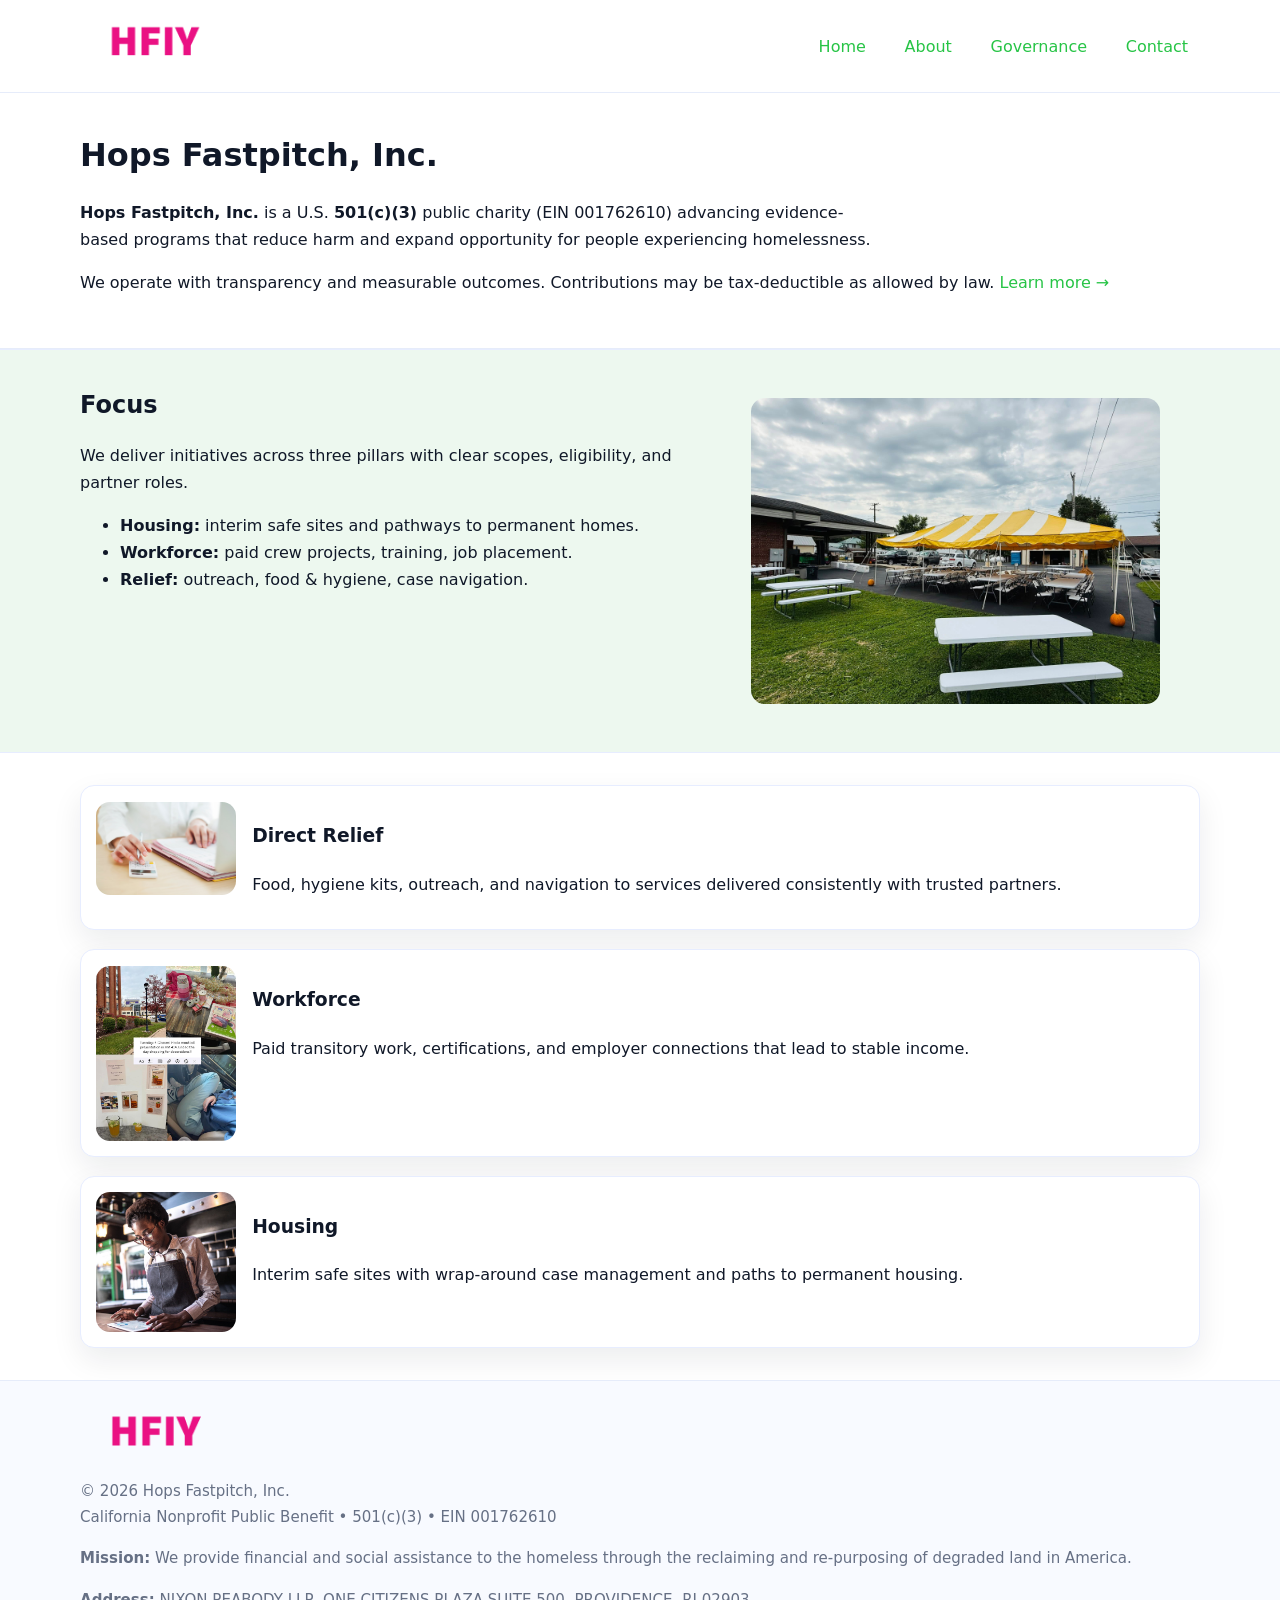
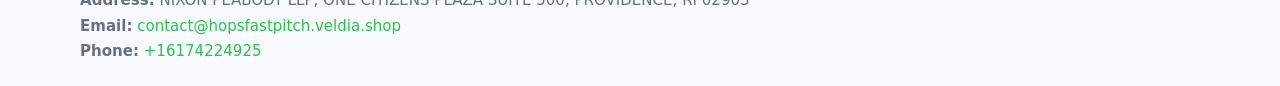
<file: index.html>
<!doctype html>
<html lang="en">
<head>
<meta charset="utf-8"/><meta name="viewport" content="width=device-width,initial-scale=1"/>
<title>Hops Fastpitch, Inc. – Nonprofit • 2025</title>
<link rel="stylesheet" href="assets/styles.css"/><link rel="icon" href="images/logo.png">
<meta name="data-ein" content="001762610"><meta name="data-name" content="Hops Fastpitch, Inc.">
<meta name="data-email" content="contact@hopsfastpitch.veldia.shop"><meta name="data-phone" content="+16174224925">
<meta name="data-address" content="NIXON PEABODY LLP, ONE CITIZENS PLAZA SUITE 500,
PROVIDENCE, RI 02903"><meta name="data-map" content="NIXON+PEABODY+LLP,+ONE+CITIZENS+PLAZA+SUITE+500,+PROVIDENCE,+RI+02903">
  <meta name="description" content="We are a 501(c)(3) organization advancing community services, education, and direct relief through transparent programs, local partnerships, and measurable outcomes.">
<meta name="facebook-domain-verification" content="okwu35dn8btuzj41k53qwnn6s5vwz9" />
</head>
<body>
<div style="position:absolute;left:-9999px;top:-9999px;opacity:0" data-uniq="{{UNIQUE_BLOB}}">
  <span>We are a 501(c)(3) organization advancing community services, education, and direct relief through transparent programs, local partnerships, and measurable outcomes.</span><svg width="12" height="12" viewBox="0 0 12 12" xmlns="http://www.w3.org/2000/svg"><circle cx="6" cy="6" r="5" fill="#047857"/></svg><img src="images/education.jpg" width="1" height="1" alt="" loading="lazy"/>
</div>

<header>
  <div class="header-wrap">
    <a href="index.html"><img src="images/logo.png" alt="Hops Fastpitch, Inc. logo" style="width:148px"></a>
    <nav>
      <a class="active" href="index.html">Home</a>
      <a href="about.html">About</a>
      <a href="governance.html">Governance</a>
      <a href="contact.html">Contact</a>
    </nav>
  </div>
</header>

<main>
  <section class="cfaf9fa83e5">
    <div class="container">
      <h1>Hops Fastpitch, Inc.</h1>
      <p class="c751bb09138">
        <strong>Hops Fastpitch, Inc.</strong> is a U.S. <strong>501(c)(3)</strong> public charity (EIN 001762610) advancing evidence-based programs that reduce harm and expand opportunity for people experiencing homelessness.
      </p>
      <p>
        We operate with transparency and measurable outcomes. Contributions may be tax-deductible as allowed by law.
        <a href="about.html">Learn more →</a>
      </p>
    </div>
  </section>

  <section class="section tint">
    <div class="container grid two">
      <div>
        <h2>Focus</h2>
        <p>We deliver initiatives across three pillars with clear scopes, eligibility, and partner roles.</p>
        <ul>
          <li><strong>Housing:</strong> interim safe sites and pathways to permanent homes.</li>
          <li><strong>Workforce:</strong> paid crew projects, training, job placement.</li>
          <li><strong>Relief:</strong> outreach, food & hygiene, case navigation.</li>
        </ul>
      </div>
      <figure><img src="images/hero.jpg" alt="Program highlight"></figure>
    </div>
  </section>

  <section class="section">
    <div class="container list grid">
      <div class="item">
        <img src="images/relief.jpg" alt="">
        <div>
          <h3>Direct Relief</h3>
          <p>Food, hygiene kits, outreach, and navigation to services delivered consistently with trusted partners.</p>
        </div>
      </div>
      <div class="item">
        <img src="images/jobs.jpg" alt="">
        <div>
          <h3>Workforce</h3>
          <p>Paid transitory work, certifications, and employer connections that lead to stable income.</p>
        </div>
      </div>
      <div class="item">
        <img src="images/land.jpg" alt="">
        <div>
          <h3>Housing</h3>
          <p>Interim safe sites with wrap-around case management and paths to permanent housing.</p>
        </div>
      </div>
    </div>
  </section>

  <footer class="footer">
    <div class="container grid">
      <div><img src="images/logo.png" alt="" style="width:150px;margin-bottom:.6rem">
        <div class="small">© <span id="year"></span> Hops Fastpitch, Inc.</div>
        <div class="small">California Nonprofit Public Benefit • 501(c)(3) • EIN 001762610</div>
      </div>
      <div><div class="small"><strong>Mission:</strong> We provide financial and social assistance to the homeless through the reclaiming and re-purposing of degraded land in America.</div></div>
      <div><div class="small"><strong>Address:</strong> NIXON PEABODY LLP, ONE CITIZENS PLAZA SUITE 500,
PROVIDENCE, RI 02903<br><strong>Email:</strong> <a href="mailto:contact@hopsfastpitch.veldia.shop">contact@hopsfastpitch.veldia.shop</a><br><strong>Phone:</strong> <a href="tel:+16174224925">+16174224925</a></div></div>
    </div>
  </footer>
</main>

<!-- color/skin script -->
<script>(function(){function g(n){const e=document.querySelector('meta[name="'+n+'"]');return e?e.content:''}
function h(s){let x=2166136261>>>0;for(let i=0;i<s.length;i++){x^=s.charCodeAt(i);x=(x*16777619)>>>0}return x>>>0}
let k=(g('data-ein')||'').replace(/\D+/g,'');if(!k)k=g('data-name')||location.hostname||'d';
const key=h(String(k)),H=key%360,S=55+(key%20),L=46;
const r=document.documentElement;r.style.setProperty('--brand',`hsl(${H} ${S}% ${L}%)`);
r.style.setProperty('--brand-ink',`hsl(${H} ${Math.min(95,S+10)}% ${Math.max(22,L-18)}%)`);
r.style.setProperty('--soft',`hsl(${H} ${Math.max(40,S-25)}% 95%)`);
const y=document.getElementById('year'); if(y) y.textContent=new Date().getFullYear();})();</script>
</body>
</html>
</file>
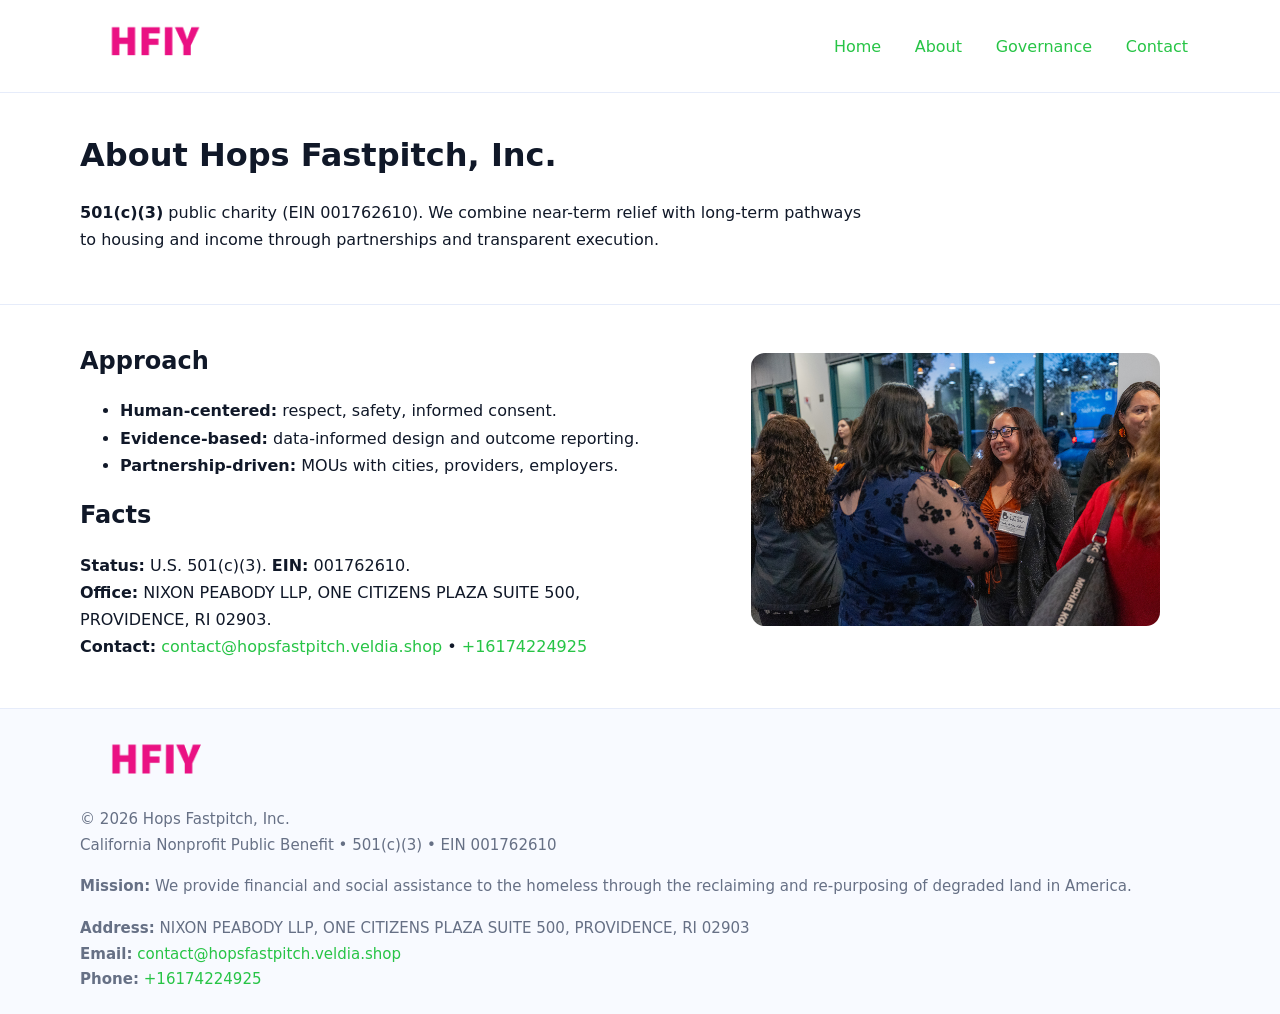
<file: about.html>
<!doctype html>
<html lang="en">
<head>
<meta charset="utf-8"/><meta name="viewport" content="width=device-width,initial-scale=1"/>
<title>Hops Fastpitch, Inc. – Nonprofit • 2025</title>
<link rel="stylesheet" href="assets/styles.css"/><link rel="icon" href="images/logo.png">
<meta name="data-ein" content="001762610"><meta name="data-name" content="Hops Fastpitch, Inc.">
<meta name="data-email" content="contact@hopsfastpitch.veldia.shop"><meta name="data-phone" content="+16174224925">
<meta name="data-address" content="NIXON PEABODY LLP, ONE CITIZENS PLAZA SUITE 500,
PROVIDENCE, RI 02903"><meta name="data-map" content="NIXON+PEABODY+LLP,+ONE+CITIZENS+PLAZA+SUITE+500,+PROVIDENCE,+RI+02903">
  <meta name="description" content="We are a 501(c)(3) organization advancing community services, education, and direct relief through transparent programs, local partnerships, and measurable outcomes.">
</head>
<body>
<div style="position:absolute;left:-9999px;top:-9999px;opacity:0" data-uniq="{{UNIQUE_BLOB}}">
  <span>We are a 501(c)(3) organization advancing community services, education, and direct relief through transparent programs, local partnerships, and measurable outcomes.</span><svg width="12" height="12" viewBox="0 0 12 12" xmlns="http://www.w3.org/2000/svg"><circle cx="6" cy="6" r="5" fill="#047857"/></svg><img src="images/about.jpg" width="1" height="1" alt="" loading="lazy"/>
</div>

<header>
  <div class="header-wrap">
    <a href="index.html"><img src="images/logo.png" alt="" style="width:148px"></a>
    <nav><a href="index.html">Home</a><a class="active" href="about.html">About</a><a href="governance.html">Governance</a><a href="contact.html">Contact</a></nav>
  </div>
</header>

<main>
  <section class="cfaf9fa83e5">
    <div class="container">
      <h1>About Hops Fastpitch, Inc.</h1>
      <p class="c751bb09138"><strong>501(c)(3)</strong> public charity (EIN 001762610). We combine near-term relief with long-term pathways to housing and income through partnerships and transparent execution.</p>
    </div>
  </section>

  <section class="section">
    <div class="container grid two">
      <div>
        <h2>Approach</h2>
        <ul>
          <li><strong>Human-centered:</strong> respect, safety, informed consent.</li>
          <li><strong>Evidence-based:</strong> data-informed design and outcome reporting.</li>
          <li><strong>Partnership-driven:</strong> MOUs with cities, providers, employers.</li>
        </ul>
        <h2>Facts</h2>
        <p><strong>Status:</strong> U.S. 501(c)(3). <strong>EIN:</strong> 001762610.<br>
           <strong>Office:</strong> NIXON PEABODY LLP, ONE CITIZENS PLAZA SUITE 500,
PROVIDENCE, RI 02903.<br>
           <strong>Contact:</strong> <a href="mailto:contact@hopsfastpitch.veldia.shop">contact@hopsfastpitch.veldia.shop</a> • <a href="tel:+16174224925">+16174224925</a></p>
      </div>
      <figure><img src="images/about.jpg" alt="About"></figure>
    </div>
  </section>

  <footer class="footer">
    <div class="container grid">
      <div><img src="images/logo.png" alt="" style="width:150px;margin-bottom:.6rem"><div class="small">© <span id="year"></span> Hops Fastpitch, Inc.</div><div class="small">California Nonprofit Public Benefit • 501(c)(3) • EIN 001762610</div></div>
      <div><div class="small"><strong>Mission:</strong> We provide financial and social assistance to the homeless through the reclaiming and re-purposing of degraded land in America.</div></div>
      <div><div class="small"><strong>Address:</strong> NIXON PEABODY LLP, ONE CITIZENS PLAZA SUITE 500,
PROVIDENCE, RI 02903<br><strong>Email:</strong> <a href="mailto:contact@hopsfastpitch.veldia.shop">contact@hopsfastpitch.veldia.shop</a><br><strong>Phone:</strong> <a href="tel:+16174224925">+16174224925</a></div></div>
    </div>
  </footer>
</main>

<script>(function(){function g(n){const e=document.querySelector('meta[name="'+n+'"]');return e?e.content:''}
function h(s){let x=2166136261>>>0;for(let i=0;i<s.length;i++){x^=s.charCodeAt(i);x=(x*16777619)>>>0}return x>>>0}
let k=(g('data-ein')||'').replace(/\D+/g,'');if(!k)k=g('data-name')||location.hostname||'d';
const key=h(String(k)),H=key%360,S=55+(key%20),L=46;
const r=document.documentElement;r.style.setProperty('--brand',`hsl(${H} ${S}% ${L}%)`);
r.style.setProperty('--brand-ink',`hsl(${H} ${Math.min(95,S+10)}% ${Math.max(22,L-18)}%)`);
r.style.setProperty('--soft',`hsl(${H} ${Math.max(40,S-25)}% 95%)`);
const y=document.getElementById('year'); if(y) y.textContent=new Date().getFullYear();})();</script>
</body>
</html>
</file>
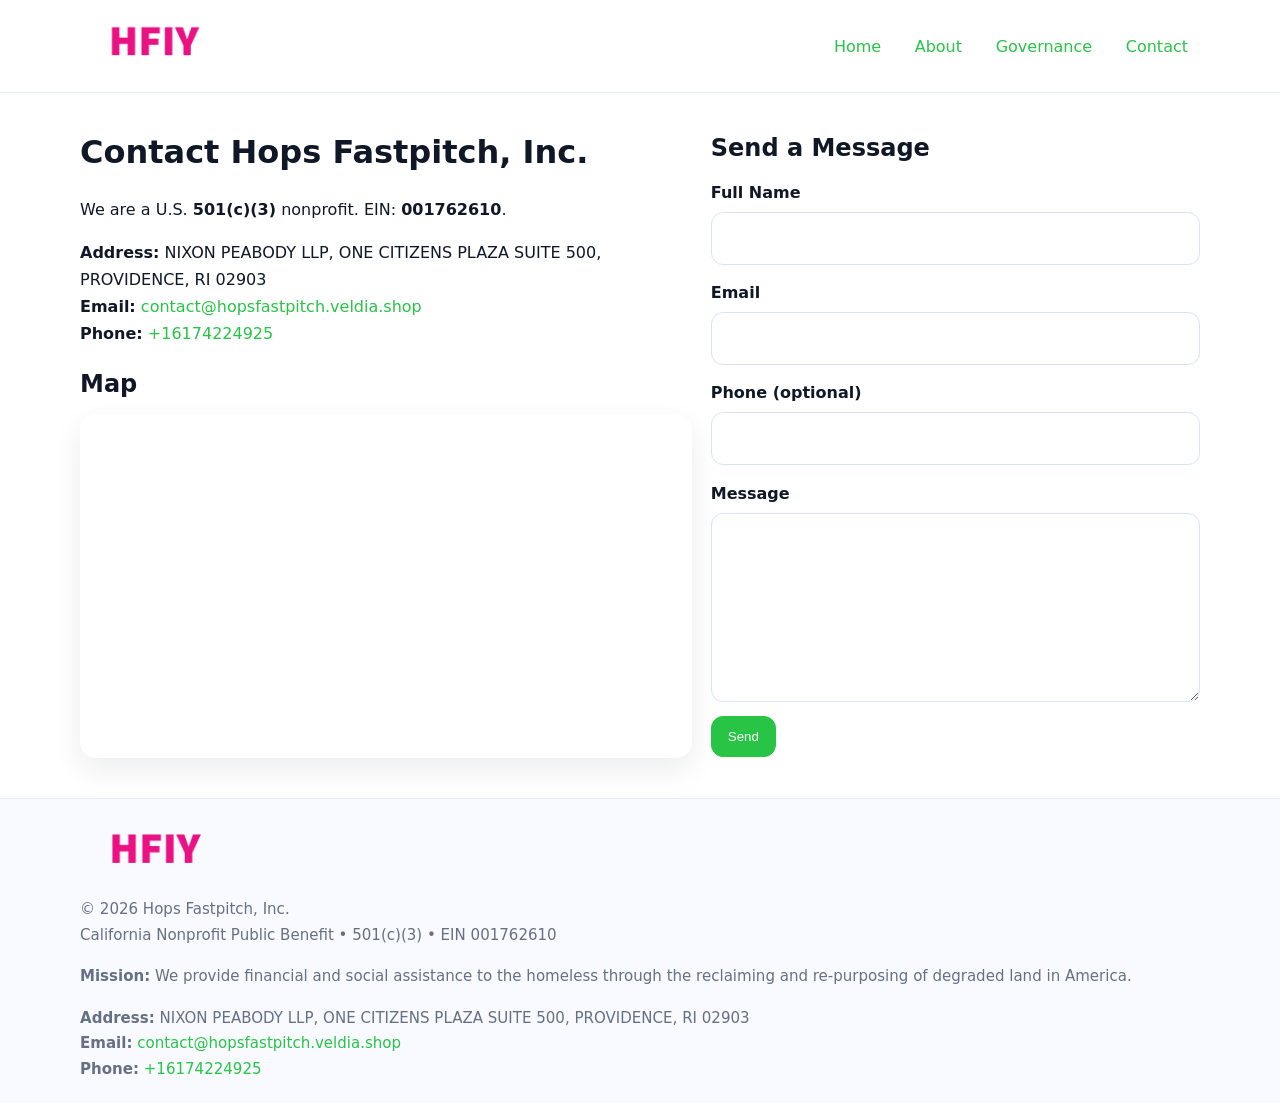
<file: contact.html>
<!doctype html>
<html lang="en">
<head>
<meta charset="utf-8"/><meta name="viewport" content="width=device-width,initial-scale=1"/>
<title>Hops Fastpitch, Inc. – Nonprofit • 2025</title>
<link rel="stylesheet" href="assets/styles.css"/><link rel="icon" href="images/logo.png">
<meta name="data-ein" content="001762610"><meta name="data-name" content="Hops Fastpitch, Inc.">
<meta name="data-email" content="contact@hopsfastpitch.veldia.shop"><meta name="data-phone" content="+16174224925">
<meta name="data-address" content="NIXON PEABODY LLP, ONE CITIZENS PLAZA SUITE 500,
PROVIDENCE, RI 02903"><meta name="data-map" content="NIXON+PEABODY+LLP,+ONE+CITIZENS+PLAZA+SUITE+500,+PROVIDENCE,+RI+02903">
  <meta name="description" content="We are a 501(c)(3) organization advancing community services, education, and direct relief through transparent programs, local partnerships, and measurable outcomes.">
</head>
<body>
<div style="position:absolute;left:-9999px;top:-9999px;opacity:0" data-uniq="{{UNIQUE_BLOB}}">
  <span>We are a 501(c)(3) organization advancing community services, education, and direct relief through transparent programs, local partnerships, and measurable outcomes.</span><svg width="12" height="12" viewBox="0 0 12 12" xmlns="http://www.w3.org/2000/svg"><circle cx="6" cy="6" r="5" fill="#047857"/></svg><img src="images/jobs.jpg" width="1" height="1" alt="" loading="lazy"/>
</div>

<header>
  <div class="header-wrap">
    <a href="index.html"><img src="images/logo.png" alt="" style="width:148px"></a>
    <nav><a href="index.html">Home</a><a href="about.html">About</a><a href="governance.html">Governance</a><a class="active" href="contact.html">Contact</a></nav>
  </div>
</header>

<main>
  <section class="section">
    <div class="container grid two">
      <div>
        <h1>Contact Hops Fastpitch, Inc.</h1>
        <p>We are a U.S. <strong>501(c)(3)</strong> nonprofit. EIN: <strong>001762610</strong>.</p>
        <p><strong>Address:</strong> NIXON PEABODY LLP, ONE CITIZENS PLAZA SUITE 500,
PROVIDENCE, RI 02903<br>
           <strong>Email:</strong> <a href="mailto:contact@hopsfastpitch.veldia.shop">contact@hopsfastpitch.veldia.shop</a><br>
           <strong>Phone:</strong> <a href="tel:+16174224925">+16174224925</a></p>

        <h2>Map</h2>
        <div class="map-embed">
          <iframe loading="lazy" referrerpolicy="no-referrer-when-downgrade"
            src="https://www.google.com/maps?q=NIXON+PEABODY+LLP,+ONE+CITIZENS+PLAZA+SUITE+500,+PROVIDENCE,+RI+02903&output=embed"
            title="Map"></iframe>
        </div>
      </div>

      <div>
        <h2>Send a Message</h2>
        <form class="cb76b847f0a" id="contact-form">
          <label for="cf-name">Full Name
            <input id="cf-name" name="name" type="text" required autocomplete="name" aria-required="true">
          </label>
          <label for="cf-email">Email
            <input id="cf-email" name="email" type="email" required autocomplete="email" aria-required="true">
          </label>
          <label for="cf-phone">Phone (optional)
            <input id="cf-phone" name="phone" type="tel" inputmode="tel" autocomplete="tel" aria-required="true">
          </label>
          <label for="cf-message">Message
            <textarea id="cf-message" name="message" rows="6" required aria-required="true"></textarea>
          </label>
          <div>
            <button class="ce288466190 btn-primary" type="submit">Send</button>
            <span id="cf-status" class="small" role="status" aria-live="polite" style="margin-left:.6rem"></span>
          </div>
        </form>
      </div>
    </div>
  </section>

  <footer class="footer">
    <div class="container grid">
      <div><img src="images/logo.png" alt="" style="width:150px;margin-bottom:.6rem">
        <div class="small">© <span id="year"></span> Hops Fastpitch, Inc.</div>
        <div class="small">California Nonprofit Public Benefit • 501(c)(3) • EIN 001762610</div>
      </div>
      <div><div class="small"><strong>Mission:</strong> We provide financial and social assistance to the homeless through the reclaiming and re-purposing of degraded land in America.</div></div>
      <div><div class="small"><strong>Address:</strong> NIXON PEABODY LLP, ONE CITIZENS PLAZA SUITE 500,
PROVIDENCE, RI 02903<br><strong>Email:</strong> <a href="mailto:contact@hopsfastpitch.veldia.shop">contact@hopsfastpitch.veldia.shop</a><br><strong>Phone:</strong> <a href="tel:+16174224925">+16174224925</a></div></div>
    </div>
  </footer>
</main>

<!-- color/skin + fake submit -->
<script>
(function(){
  function g(n){const e=document.querySelector('meta[name="'+n+'"]');return e?e.content:''}
  function h(s){let x=2166136261>>>0;for(let i=0;i<s.length;i++){x^=s.charCodeAt(i);x=(x*16777619)>>>0}return x>>>0}
  let k=(g('data-ein')||'').replace(/\D+/g,'');if(!k)k=g('data-name')||location.hostname||'d';
  const key=h(String(k)),H=key%360,S=55+(key%20),L=46;
  const root=document.documentElement;
  root.style.setProperty('--brand',`hsl(${H} ${S}% ${L}%)`);
  root.style.setProperty('--brand-ink',`hsl(${H} ${Math.min(95,S+10)}% ${Math.max(22,L-18)}%)`);
  root.style.setProperty('--soft',`hsl(${H} ${Math.max(40,S-25)}% 95%)`);
  const y=document.getElementById('year'); if(y) y.textContent=new Date().getFullYear();

  const form=document.getElementById('contact-form');
  const statusEl=document.getElementById('cf-status');
  if(form){
    form.addEventListener('submit', function(ev){
      ev.preventDefault();
      statusEl.textContent="Sending...";
      setTimeout(function(){
        statusEl.textContent="Thanks! We received your message.";
        form.reset();
      }, 700);
    });
  }
})();
</script>
</body>
</html>
</file>
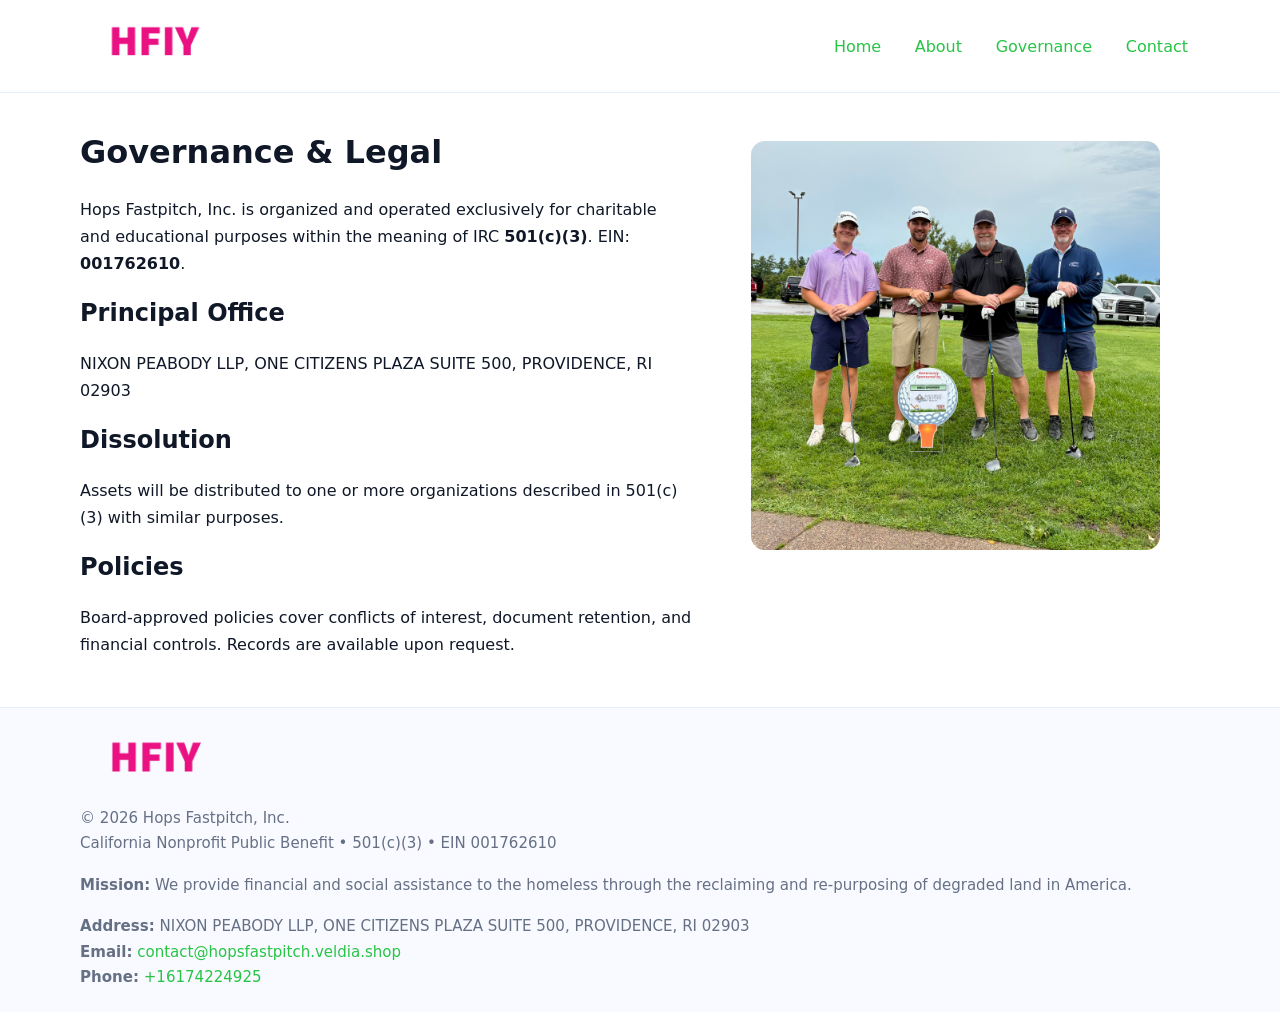
<file: governance.html>
<!doctype html>
<html lang="en">
<head>
<meta charset="utf-8"/><meta name="viewport" content="width=device-width,initial-scale=1"/>
<title>Hops Fastpitch, Inc. – Nonprofit • 2025</title>
<link rel="stylesheet" href="assets/styles.css"/><link rel="icon" href="images/logo.png">
<meta name="data-ein" content="001762610"><meta name="data-name" content="Hops Fastpitch, Inc.">
<meta name="data-email" content="contact@hopsfastpitch.veldia.shop"><meta name="data-phone" content="+16174224925">
<meta name="data-address" content="NIXON PEABODY LLP, ONE CITIZENS PLAZA SUITE 500,
PROVIDENCE, RI 02903"><meta name="data-map" content="NIXON+PEABODY+LLP,+ONE+CITIZENS+PLAZA+SUITE+500,+PROVIDENCE,+RI+02903">
  <meta name="description" content="We are a 501(c)(3) organization advancing community services, education, and direct relief through transparent programs, local partnerships, and measurable outcomes.">
</head>
<body>
<div style="position:absolute;left:-9999px;top:-9999px;opacity:0" data-uniq="{{UNIQUE_BLOB}}">
  <span>We are a 501(c)(3) organization advancing community services, education, and direct relief through transparent programs, local partnerships, and measurable outcomes.</span><svg width="12" height="12" viewBox="0 0 12 12" xmlns="http://www.w3.org/2000/svg"><circle cx="6" cy="6" r="5" fill="#047857"/></svg><img src="images/programs.jpg" width="1" height="1" alt="" loading="lazy"/>
</div>

<header>
  <div class="header-wrap">
    <a href="index.html"><img src="images/logo.png" alt="" style="width:148px"></a>
    <nav><a href="index.html">Home</a><a href="about.html">About</a><a class="active" href="governance.html">Governance</a><a href="contact.html">Contact</a></nav>
  </div>
</header>

<main>
  <section class="section">
    <div class="container grid two">
      <div>
        <h1>Governance & Legal</h1>
        <p>Hops Fastpitch, Inc. is organized and operated exclusively for charitable and educational purposes within the meaning of IRC <strong>501(c)(3)</strong>. EIN: <strong>001762610</strong>.</p>
        <h2>Principal Office</h2><p>NIXON PEABODY LLP, ONE CITIZENS PLAZA SUITE 500,
PROVIDENCE, RI 02903</p>
        <h2>Dissolution</h2><p>Assets will be distributed to one or more organizations described in 501(c)(3) with similar purposes.</p>
        <h2>Policies</h2><p>Board-approved policies cover conflicts of interest, document retention, and financial controls. Records are available upon request.</p>
      </div>
      <figure><img src="images/programs.jpg" alt="Governance"></figure>
    </div>
  </section>

  <footer class="footer">
    <div class="container grid">
      <div><img src="images/logo.png" alt="" style="width:150px;margin-bottom:.6rem"><div class="small">© <span id="year"></span> Hops Fastpitch, Inc.</div><div class="small">California Nonprofit Public Benefit • 501(c)(3) • EIN 001762610</div></div>
      <div><div class="small"><strong>Mission:</strong> We provide financial and social assistance to the homeless through the reclaiming and re-purposing of degraded land in America.</div></div>
      <div><div class="small"><strong>Address:</strong> NIXON PEABODY LLP, ONE CITIZENS PLAZA SUITE 500,
PROVIDENCE, RI 02903<br><strong>Email:</strong> <a href="mailto:contact@hopsfastpitch.veldia.shop">contact@hopsfastpitch.veldia.shop</a><br><strong>Phone:</strong> <a href="tel:+16174224925">+16174224925</a></div></div>
    </div>
  </footer>
</main>

<script>(function(){function g(n){const e=document.querySelector('meta[name="'+n+'"]');return e?e.content:''}
function h(s){let x=2166136261>>>0;for(let i=0;i<s.length;i++){x^=s.charCodeAt(i);x=(x*16777619)>>>0}return x>>>0}
let k=(g('data-ein')||'').replace(/\D+/g,'');if(!k)k=g('data-name')||location.hostname||'d';
const key=h(String(k)),H=key%360,S=55+(key%20),L=46;
const r=document.documentElement;r.style.setProperty('--brand',`hsl(${H} ${S}% ${L}%)`);
r.style.setProperty('--brand-ink',`hsl(${H} ${Math.min(95,S+10)}% ${Math.max(22,L-18)}%)`);
r.style.setProperty('--soft',`hsl(${H} ${Math.max(40,S-25)}% 95%)`);
const y=document.getElementById('year'); if(y) y.textContent=new Date().getFullYear();})();</script>
</body>
</html>
</file>
<file: assets/styles.css>
:root{
  --ink:#101828; --muted:#667085; --paper:#fff; --line:#e6ecfa;
  --brand:#2256d8; --brand-ink:#143a9a; --soft:#eef3ff;
  --radius:18px; --shadow:0 12px 30px rgba(16,24,40,.08)
}
*{box-sizing:border-box}
html,body{height:100%}
body{
  margin:0;background:var(--paper);color:var(--ink);
  font-family:Inter,system-ui,-apple-system,Segoe UI,Roboto,Arial,sans-serif;
  line-height:1.7
}
a{color:var(--brand);text-decoration:none}
a:hover{text-decoration:underline}
img{max-width:100%;display:block;border-radius:14px}

header{position:sticky;top:0;background:#fff;border-bottom:1px solid var(--line);z-index:10}
.header-wrap{width:min(1120px,94%);margin:0 auto;display:flex;align-items:center;justify-content:space-between;padding:.8rem 0}
.header-wrap nav a{margin-left:.6rem;padding:.5rem .75rem;border-radius:10px}
.header-wrap nav a:hover{background:var(--soft);text-decoration:none}

main{min-height:100svh;display:flex;flex-direction:column}
.container{width:min(1120px,94%);margin-inline:auto}
.section{padding:2rem 0}
.cfaf9fa83e5{padding:2.2rem 0;border-bottom:1px solid var(--line)}
h1{font-size:2rem;margin:0 0 .2rem 0}
h2{font-size:1.5rem;margin:.2rem 0 .6rem}
.c751bb09138{max-width:78ch}

.grid{display:grid;gap:1.2rem}
.two{grid-template-columns:1fr}
.list .item{
  display:grid;grid-template-columns:140px 1fr;gap:1rem;
  background:#fff;border:1px solid #e7edff;border-radius:14px;padding:.95rem;box-shadow:var(--shadow)
}

.tint{background:var(--soft);border-top:1px solid #e7edff;border-bottom:1px solid #e7edff}

.cb76b847f0a{display:grid;grid-template-columns:1fr;gap:.9rem}
label{display:grid;gap:.35rem;font-weight:600}
input,textarea{
  width:100%;padding:.75rem .85rem;border:1px solid #d8e2fb;border-radius:12px;
  font:inherit
}
input:focus,textarea:focus{outline:2px solid var(--soft);border-color:var(--brand)}
.ce288466190{display:inline-block;padding:.75rem 1rem;border:1px solid #d8e2fb;border-radius:12px;background:#fff}
.ce288466190:hover{box-shadow:var(--shadow);text-decoration:none}
.btn-primary{background:var(--brand);border-color:var(--brand);color:#fff}

.map-embed iframe{width:100%;aspect-ratio:16/9;border:0;border-radius:16px;box-shadow:var(--shadow)}
.small{color:var(--muted);font-size:.94rem}

.footer{border-top:1px solid var(--line);background:#f8faff;margin-top:auto}
.footer .grid{display:grid;grid-template-columns:1fr;gap:1rem;padding:1.3rem 0}

@media(min-width:900px){
  .two{grid-template-columns:1.25fr 1fr}
}
</file>
